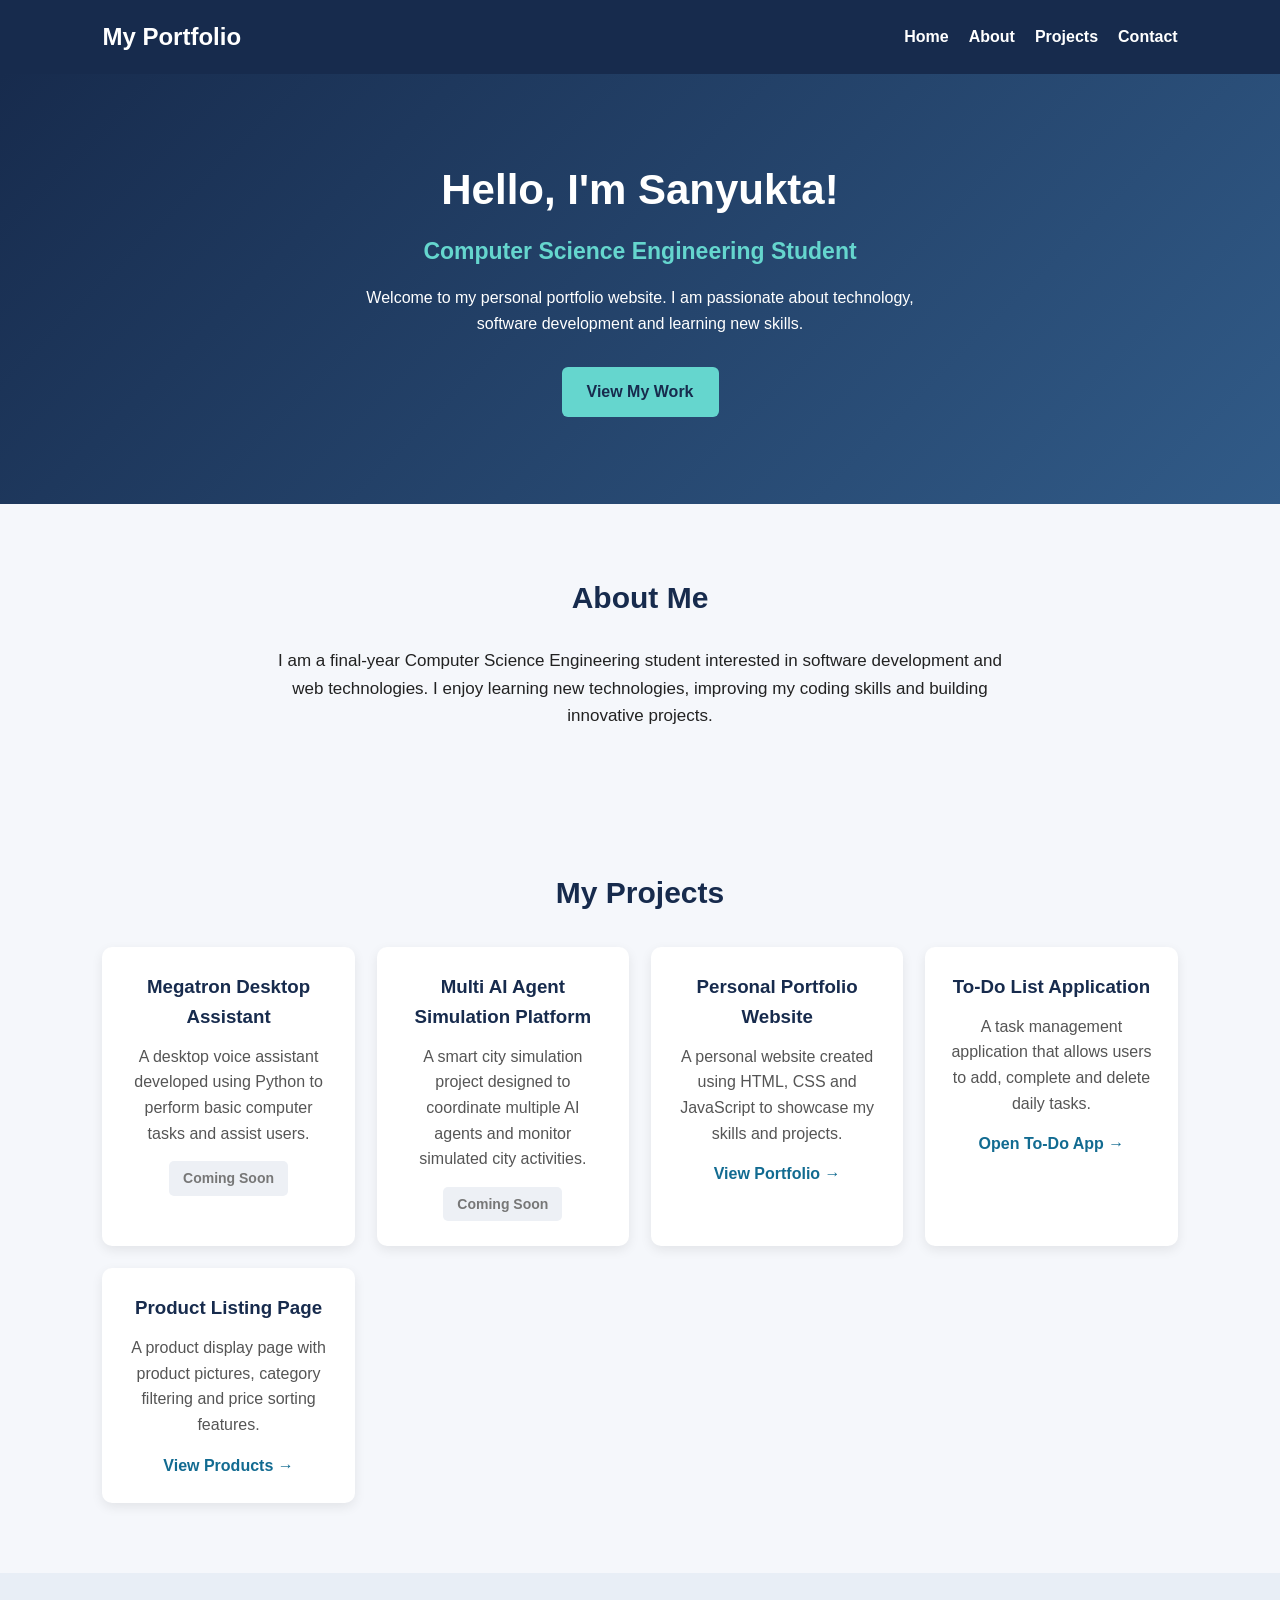
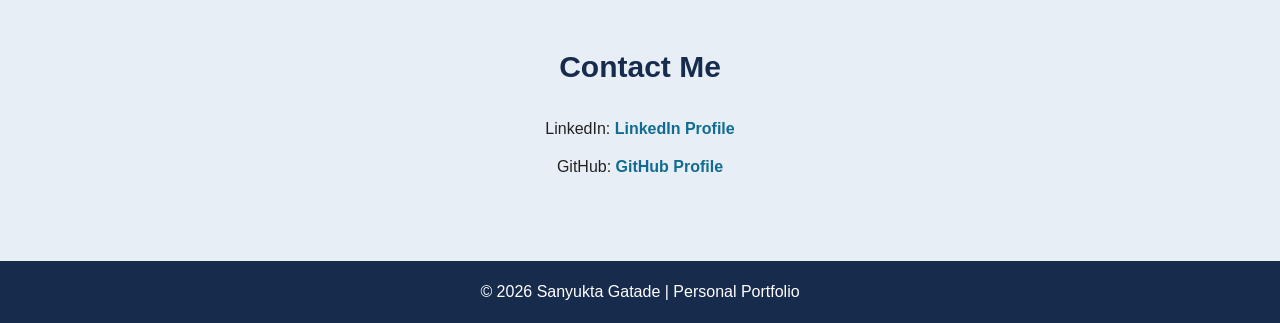
<file: index.html>
<!DOCTYPE html>
<html lang="en">
<head>
  <meta charset="UTF-8">
  <meta name="viewport" content="width=device-width, initial-scale=1.0">
  <title>Sanyukta Gatade | Portfolio</title>

  <style>
    * {
      margin: 0;
      padding: 0;
      box-sizing: border-box;
      scroll-behavior: smooth;
    }

    body {
      font-family: Arial, sans-serif;
      background: #f5f7fb;
      color: #222;
      line-height: 1.6;
    }

    header {
      background: #172b4d;
      color: white;
      padding: 18px 8%;
      display: flex;
      justify-content: space-between;
      align-items: center;
      flex-wrap: wrap;
      gap: 15px;
    }

    header h2 {
      font-size: 24px;
    }

    nav {
      display: flex;
      flex-wrap: wrap;
      gap: 20px;
    }

    nav a {
      color: white;
      text-decoration: none;
      font-weight: bold;
    }

    nav a:hover {
      color: #65d6ce;
    }

    section {
      padding: 70px 8%;
      text-align: center;
    }

    .home {
      min-height: 430px;
      background: linear-gradient(135deg, #172b4d, #315b88);
      color: white;
      display: flex;
      flex-direction: column;
      justify-content: center;
      align-items: center;
    }

    .home h1 {
      font-size: 42px;
      margin-bottom: 10px;
    }

    .home h3 {
      font-size: 23px;
      margin-bottom: 15px;
      color: #65d6ce;
    }

    .home p {
      max-width: 600px;
      margin-bottom: 25px;
    }

    .btn {
      display: inline-block;
      background: #65d6ce;
      color: #172b4d;
      padding: 12px 25px;
      border-radius: 6px;
      text-decoration: none;
      font-weight: bold;
      margin: 6px;
    }

    .btn:hover {
      background: white;
    }

    .section-title {
      font-size: 30px;
      color: #172b4d;
      margin-bottom: 25px;
    }

    .about p {
      max-width: 750px;
      margin: auto;
      font-size: 17px;
    }

    .project-container {
      display: grid;
      grid-template-columns: repeat(auto-fit, minmax(240px, 1fr));
      gap: 22px;
      margin-top: 30px;
    }

    .project-card {
      background: white;
      padding: 25px;
      border-radius: 10px;
      box-shadow: 0 4px 12px rgba(0,0,0,0.08);
      transition: transform 0.3s;
    }

    .project-card:hover {
      transform: translateY(-5px);
    }

    .project-card h3 {
      color: #172b4d;
      margin-bottom: 12px;
    }

    .project-card p {
      margin-bottom: 15px;
      color: #555;
    }

    .project-link {
      display: inline-block;
      color: #126b91;
      font-weight: bold;
      text-decoration: none;
    }

    .project-link:hover {
      text-decoration: underline;
    }

    .coming-soon {
      display: inline-block;
      color: #777;
      background: #edf0f5;
      padding: 6px 14px;
      border-radius: 5px;
      font-size: 14px;
      font-weight: bold;
    }

    .contact {
      background: #e8eef6;
    }

    .contact p {
      margin: 12px;
    }

    .contact a {
      color: #126b91;
      font-weight: bold;
      text-decoration: none;
    }

    footer {
      background: #172b4d;
      color: white;
      text-align: center;
      padding: 18px;
    }

    @media (max-width: 600px) {
      header {
        justify-content: center;
        text-align: center;
      }

      nav {
        justify-content: center;
        gap: 12px;
      }

      .home h1 {
        font-size: 32px;
      }

      section {
        padding: 50px 6%;
      }
    }
  </style>
</head>

<body>

  <header>
    <h2>My Portfolio</h2>

    <nav>
      <a href="#home">Home</a>
      <a href="#about">About</a>
      <a href="#projects">Projects</a>
      <a href="#contact">Contact</a>
    </nav>
  </header>

  <section class="home" id="home">
    <h1>Hello, I'm Sanyukta!</h1>
    <h3>Computer Science Engineering Student</h3>

    <p>
      Welcome to my personal portfolio website.
      I am passionate about technology, software development
      and learning new skills.
    </p>

    <a href="#projects" class="btn">View My Work</a>
  </section>

  <section class="about" id="about">
    <h2 class="section-title">About Me</h2>

    <p>
      I am a final-year Computer Science Engineering student
      interested in software development and web technologies.
      I enjoy learning new technologies, improving my coding
      skills and building innovative projects.
    </p>
  </section>

  <section id="projects">
    <h2 class="section-title">My Projects</h2>

    <div class="project-container">

      <!-- Megatron Project -->
      <div class="project-card">
        <h3>Megatron Desktop Assistant</h3>
        <p>
          A desktop voice assistant developed using Python
          to perform basic computer tasks and assist users.
        </p>
        <span class="coming-soon">Coming Soon</span>
      </div>

      <!-- Multi AI Agent Project -->
      <div class="project-card">
        <h3>Multi AI Agent Simulation Platform</h3>
        <p>
          A smart city simulation project designed to
          coordinate multiple AI agents and monitor
          simulated city activities.
        </p>
        <span class="coming-soon">Coming Soon</span>
      </div>

      <!-- Portfolio Project -->
      <div class="project-card">
        <h3>Personal Portfolio Website</h3>
        <p>
          A personal website created using HTML, CSS
          and JavaScript to showcase my skills and projects.
        </p>
        <a href="https://sanyuktagatade-svg.github.io/apexplanet-task-4/"
           target="_blank" rel="noopener noreferrer"
           class="project-link">
          View Portfolio →
        </a>
      </div>

      <!-- To-Do Application -->
      <div class="project-card">
        <h3>To-Do List Application</h3>
        <p>
          A task management application that allows users
          to add, complete and delete daily tasks.
        </p>
        <a href="todo.html" class="project-link">
          Open To-Do App →
        </a>
      </div>

      <!-- Product Listing -->
      <div class="project-card">
        <h3>Product Listing Page</h3>
        <p>
          A product display page with product pictures,
          category filtering and price sorting features.
        </p>
        <a href="products.html" class="project-link">
          View Products →
        </a>
      </div>

    </div>
  </section>

  <section class="contact" id="contact">
    <h2 class="section-title">Contact Me</h2>

    <p>
      LinkedIn:
      <a href="https://www.linkedin.com/in/sanyukta-raju-gatade-0a5b382b7"
         target="_blank" rel="noopener noreferrer">
        LinkedIn Profile
      </a>
    </p>

    <p>
      GitHub:
      <a href="https://github.com/sanyuktagatade-svg"
         target="_blank" rel="noopener noreferrer">
        GitHub Profile
      </a>
    </p>
  </section>

  <footer>
    <p>© 2026 Sanyukta Gatade | Personal Portfolio</p>
  </footer>

</body>
</html>
</file>
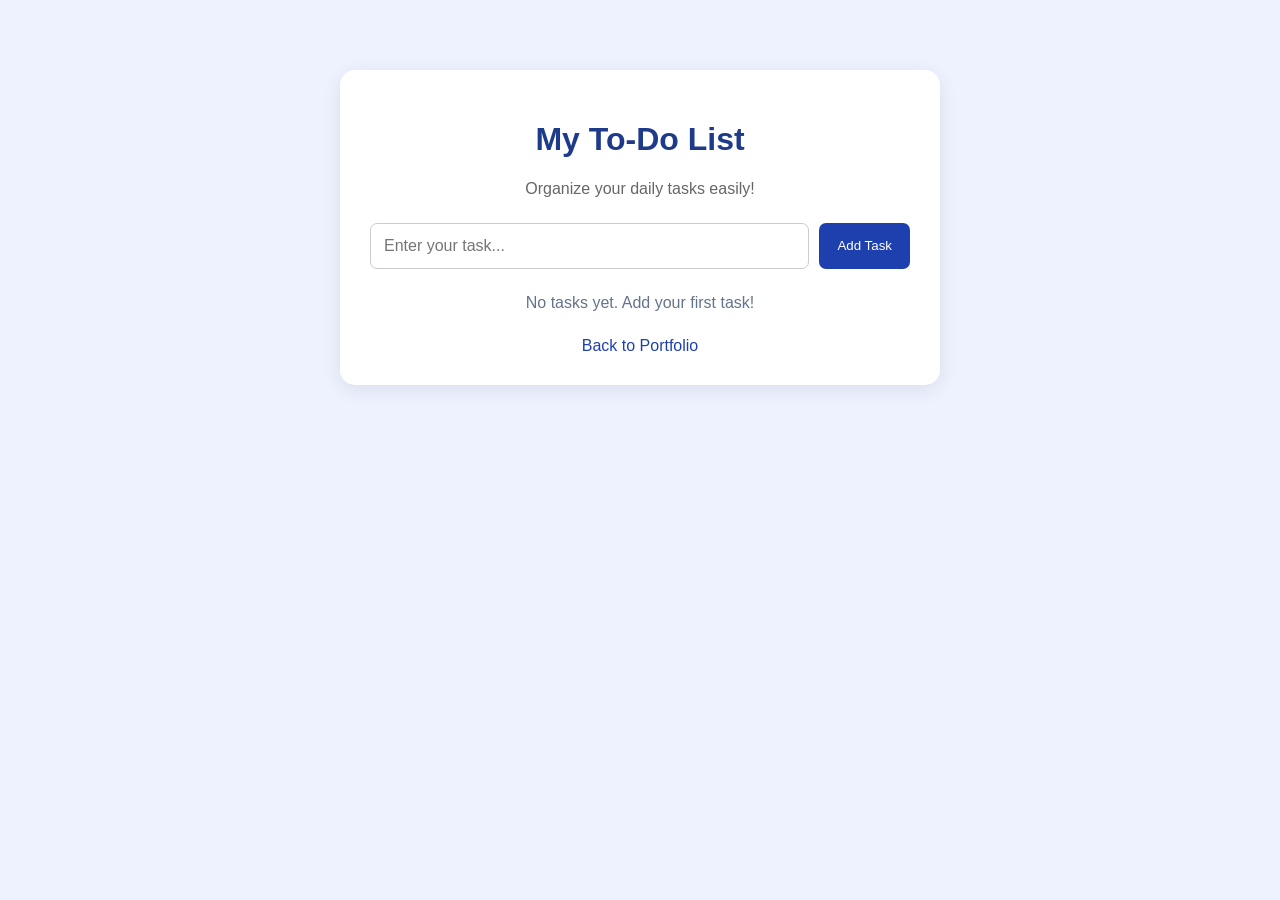
<file: todo.html>
<!DOCTYPE html>
<html lang="en">
<head>
<meta charset="UTF-8">
<meta name="viewport" content="width=device-width, initial-scale=1.0">
<title>My To-Do List</title>

<style>
* {
    box-sizing: border-box;
}

body {
    font-family: Arial, sans-serif;
    background: #eef2ff;
    margin: 0;
    padding: 30px 15px;
}

.container {
    max-width: 600px;
    margin: 40px auto;
    background: white;
    padding: 30px;
    border-radius: 15px;
    box-shadow: 0 5px 20px #00000015;
}

h1 {
    text-align: center;
    color: #1e3a8a;
}

.subtitle {
    text-align: center;
    color: #666;
}

.input-area {
    display: flex;
    gap: 10px;
    margin-top: 25px;
}

input {
    flex: 1;
    padding: 13px;
    border: 1px solid #ccc;
    border-radius: 7px;
    font-size: 16px;
    min-width: 0;
}

button {
    border: none;
    padding: 12px 18px;
    background: #1e40af;
    color: white;
    border-radius: 7px;
    cursor: pointer;
}

button:hover {
    background: #2563eb;
}

ul {
    list-style: none;
    padding: 0;
    margin-top: 25px;
}

li {
    display: flex;
    align-items: center;
    gap: 10px;
    background: #f1f5f9;
    padding: 12px;
    margin-bottom: 10px;
    border-radius: 7px;
}

li span {
    flex: 1;
    overflow-wrap: anywhere;
}

li.completed span {
    text-decoration: line-through;
    color: gray;
}

li input[type="checkbox"] {
    flex: 0 0 auto;
    width: 18px;
    height: 18px;
}

.delete {
    background: #dc2626;
}

.delete:hover {
    background: #b91c1c;
}

#message {
    text-align: center;
    color: #64748b;
    margin-top: 20px;
}

.back {
    display: block;
    text-align: center;
    margin-top: 25px;
    color: #1e40af;
    text-decoration: none;
}

@media(max-width: 450px) {
    .container {
        padding: 20px;
    }

    .input-area {
        flex-direction: column;
    }
}
</style>
</head>

<body>

<div class="container">

    <h1>My To-Do List</h1>
    <p class="subtitle">Organize your daily tasks easily!</p>

    <div class="input-area">
        <input
            type="text"
            id="taskInput"
            placeholder="Enter your task..."
        >

        <button onclick="addTask()">Add Task</button>
    </div>

    <ul id="taskList"></ul>

    <p id="message"></p>

    <a href="index.html" class="back">
        Back to Portfolio
    </a>

</div>

<script>

let tasks = [];

function loadTasks() {
    try {
        tasks = JSON.parse(
            localStorage.getItem("myTasks")
        ) || [];
    } catch (error) {
        tasks = [];
    }

    if (!Array.isArray(tasks)) {
        tasks = [];
    }

    displayTasks();
}

function saveTasks() {
    localStorage.setItem(
        "myTasks",
        JSON.stringify(tasks)
    );
}

function addTask() {

    const input = document.getElementById("taskInput");
    const taskText = input.value.trim();

    if (taskText === "") {
        alert("Please enter a task!");
        return;
    }

    tasks.push({
        text: taskText,
        completed: false
    });

    saveTasks();

    input.value = "";

    displayTasks();
}

function displayTasks() {

    const list = document.getElementById("taskList");
    const message = document.getElementById("message");

    list.innerHTML = "";

    if (tasks.length === 0) {
        message.textContent = "No tasks yet. Add your first task!";
    } else {
        message.textContent = tasks.length + " task(s)";
    }

    tasks.forEach((task, index) => {

        const li = document.createElement("li");

        if (task.completed) {
            li.classList.add("completed");
        }

        const checkbox = document.createElement("input");
        checkbox.type = "checkbox";
        checkbox.checked = task.completed;

        checkbox.addEventListener("change", function() {
            tasks[index].completed = checkbox.checked;
            saveTasks();
            displayTasks();
        });

        const span = document.createElement("span");
        span.textContent = task.text;

        const deleteButton = document.createElement("button");
        deleteButton.textContent = "Delete";
        deleteButton.className = "delete";

        deleteButton.addEventListener("click", function() {
            tasks.splice(index, 1);
            saveTasks();
            displayTasks();
        });

        li.appendChild(checkbox);
        li.appendChild(span);
        li.appendChild(deleteButton);

        list.appendChild(li);
    });
}

document.getElementById("taskInput")
    .addEventListener("keydown", function(event) {
        if (event.key === "Enter") {
            addTask();
        }
    });

loadTasks();

</script>

</body>
  </html>
</file>
